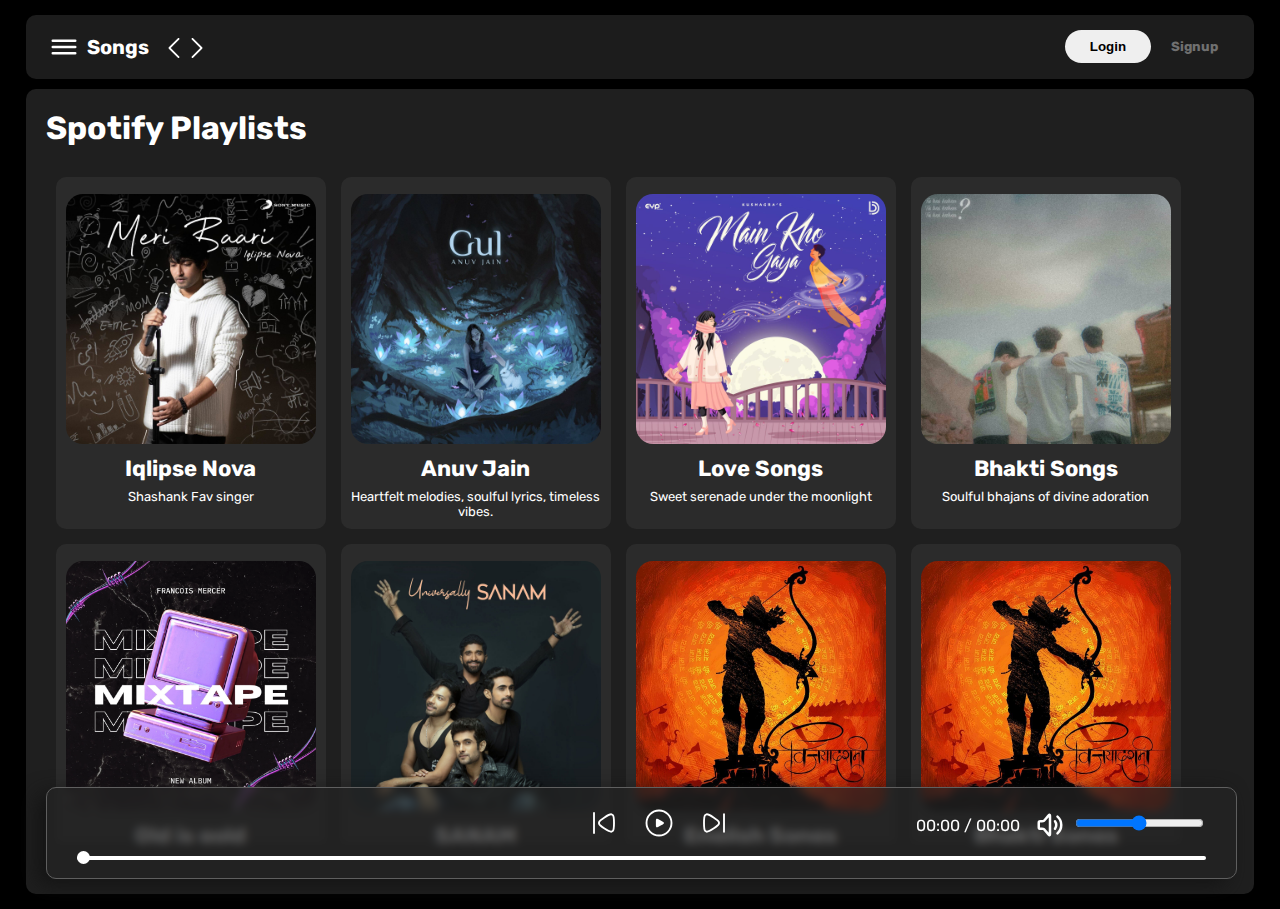
<file: index.html>
<!DOCTYPE html>
  <html lang="en">
    <head>
      <meta charset="UTF-8" />
      <meta name="viewport" content="width=device-width, initial-scale=1.0" />
      <title>Spotify</title>
      <link rel="stylesheet" href="style.css" />
      <link rel="stylesheet" href="utility_classes.css" />
      <link rel="stylesheet" href="styles_right.css" />
      <link rel="stylesheet" href="cards.css" />
      <link rel="stylesheet" href="media_query.css">
    </head>

    <body>
      <div class="container flex bg-black">
        <div class="left rounded">
          <div class="home bg-grey rounded">
            <div class="logo invert">
              <img src="svg/spotify_logo.svg" alt="logo" />
              <img src="svg/cross2.svg" alt="" class="ham_close">
            </div>
            <ul>
              <li><img class="invert" src="svg/home.svg" alt="home" />Home</li>
              <li>
                <img class="invert" src="svg/search.svg" alt="Search" />Search
              </li>
            </ul>
          </div>
          <div class="library bg-grey rounded">
            <div class="heading flex">
              <img
                src="svg/playlist.svg"
                alt="playlist"
                class="invert img-width"
              />
              <h1>Your library</h1>
            </div>
            <div class="songs_list">
              <ul>
                
              </ul>
            </div>
            <div class="footer">
              <div>
                <a href="https://www.spotify.com/in-en/legal/"
                  ><span>Legal</span></a
                >
              </div>
              <div>
                <a href="https://www.spotify.com/in-en/safetyandprivacy/"
                  ><span>Safety &amp; Privacy Center</span></a
                >
              </div>
              <div>
                <a href="https://www.spotify.com/in-en/legal/privacy-policy/"
                  ><span>Privacy Policy</span></a
                >
              </div>
              <div>
                <a href="https://www.spotify.com/in-en/legal/cookies-policy/"
                  ><span>Cookies</span></a
                >
              </div>
              <div>
                <a href="https://www.spotify.com/in-en/legal/privacy-policy/#s3"
                  ><span>About Ads</span></a
                >
              </div>

              <div>
                <a href="https://www.spotify.com/in-en/accessibility/"
                  ><span>Accessibility</span></a
                >
              </div>
              <div>
                <a
                  draggable="false"
                  href="https://www.spotify.com/legal/cookies-policy/"
                  target="_blank"
                  rel="noopener"
                  ><span>Cookies</span></a
                >
              </div>
            </div>
          </div>
        </div>
        <div class="right rounded">
          <div class="header rounded bg-grey">
            <div class="nav">
              <div class="hamburger">
                <img src="svg/hamburger.svg" alt="" id="hamburger">
                <p>Songs</p>

              </div>
              <div class="arrow">
              <img
                src="svg/left-arrow-svgrepo-com.svg"
                alt="arrow"
                class="invert img-width"
              />
              <img
                src="svg/right-arrow-svgrepo-com.svg"
                alt="arrow"
                class="invert img-width"
              />
            </div>
            </div>
            <div class="buttons">
              <button class="loginbtn" >Login</button>
              <button class="signupbtn">Signup</button>
            </div>
          </div>
          <div class="spotifyPlaylists bg-grey">
            <h1>Spotify Playlists</h1>
            <div class="cardContainer">
            </div>
            <div class="playbar">
              <div class="aboveseek">
              <div class="song-info">
                
              </div>
              <div class="ctrlbtn">
                <div class="previousbtn">
                  <img src="svg/previousbtn.svg" alt="previousbtn" id="previous">
                </div>
                <div class="playbtn">
                  <img src="svg/playbtn.svg" alt="play_btn" id="play">
                </div>
                <div class="nextbtn">
                  <img src="svg/nextbtn.svg" alt="nextbtn" id="next">
                </div>
              </div>
              <div class="time_v">
                <div class="timeline">
                00:00 / 00:00
                </div> 
               <div class="volume">
                <img src="svg/Volume.svg" alt="" class="invert" width="30px">
                <div class="vol_range ">
                  <input type="range" name="volume" id="volume">

                </div>
               </div>
              </div>
            </div> 
              <div class="seekbar">
                <!-- <div id="line">
                  
                </div> -->
                <div class="circle">
                  
                </div>
                
              </div>
              
            </div>
          </div>
        </div>
      </div>
      <script src="script.js"></script>
      <script src="script2.js"></script>
      <!-- <script src="test.js"></script> -->
    </body>
  </html>
</file>
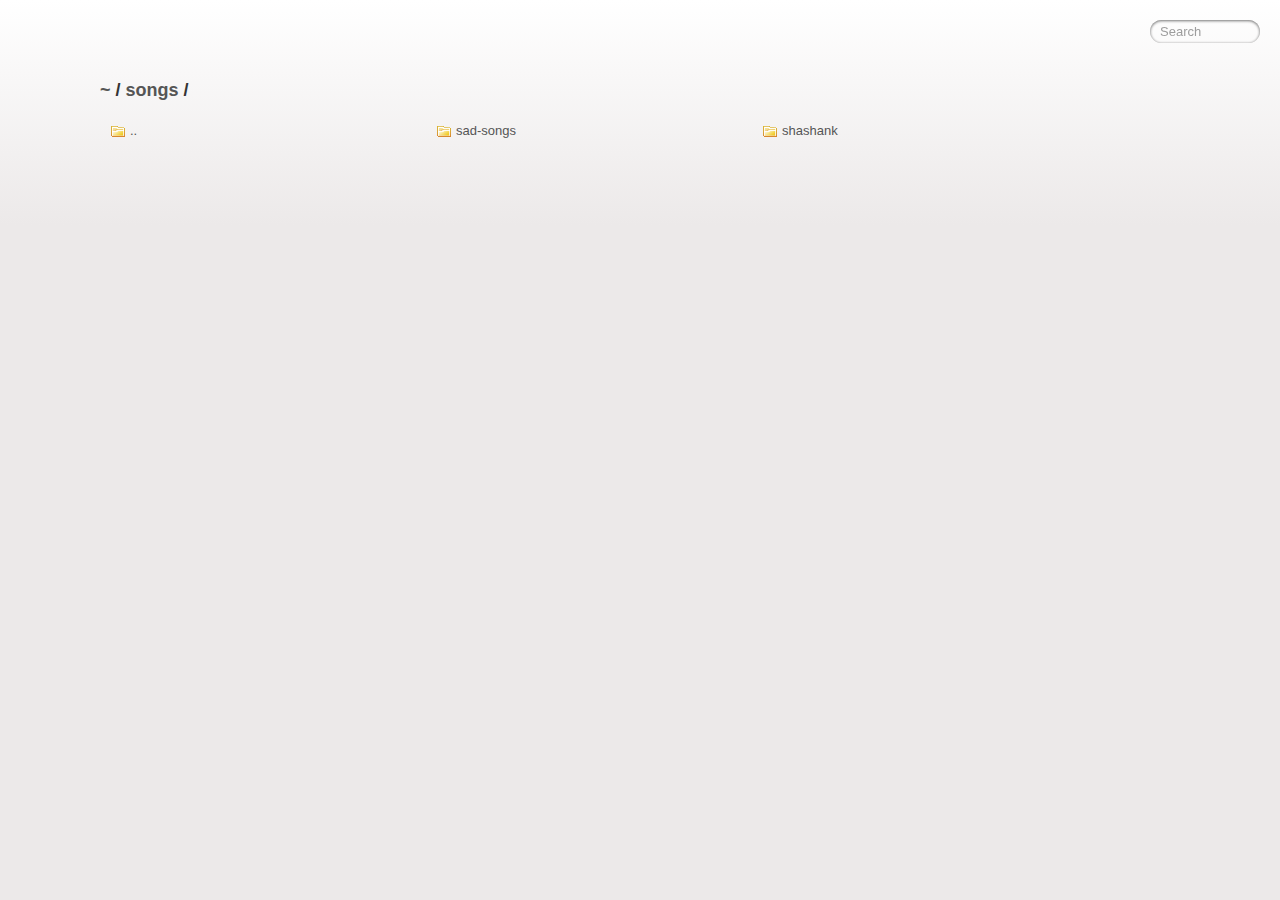
<file: text.html>
<!DOCTYPE html>
<html>
  <head>
    <meta charset='utf-8'> 
    <meta name="viewport" content="width=device-width, initial-scale=1.0, maximum-scale=1.0, user-scalable=no" />
    <title>listing directory /songs/</title>
    <style>* {
  margin: 0;
  padding: 0;
  outline: 0;
}

body {
  padding: 80px 100px;
  font: 13px "Helvetica Neue", "Lucida Grande", "Arial";
  background: #ECE9E9 -webkit-gradient(linear, 0% 0%, 0% 100%, from(#fff), to(#ECE9E9));
  background: #ECE9E9 -moz-linear-gradient(top, #fff, #ECE9E9);
  background-repeat: no-repeat;
  color: #555;
  -webkit-font-smoothing: antialiased;
}
h1, h2, h3 {
  font-size: 22px;
  color: #343434;
}
h1 em, h2 em {
  padding: 0 5px;
  font-weight: normal;
}
h1 {
  font-size: 60px;
}
h2 {
  margin-top: 10px;
}
h3 {
  margin: 5px 0 10px 0;
  padding-bottom: 5px;
  border-bottom: 1px solid #eee;
  font-size: 18px;
}
ul li {
  list-style: none;
}
ul li:hover {
  cursor: pointer;
  color: #2e2e2e;
}
ul li .path {
  padding-left: 5px;
  font-weight: bold;
}
ul li .line {
  padding-right: 5px;
  font-style: italic;
}
ul li:first-child .path {
  padding-left: 0;
}
p {
  line-height: 1.5;
}
a {
  color: #555;
  text-decoration: none;
}
a:hover {
  color: #303030;
}
#stacktrace {
  margin-top: 15px;
}
.directory h1 {
  margin-bottom: 15px;
  font-size: 18px;
}
ul#files {
  width: 100%;
  height: 100%;
  overflow: hidden;
}
ul#files li {
  float: left;
  width: 30%;
  line-height: 25px;
  margin: 1px;
}
ul#files li a {
  display: block;
  height: 25px;
  border: 1px solid transparent;
  -webkit-border-radius: 5px;
  -moz-border-radius: 5px;
  border-radius: 5px;
  overflow: hidden;
  white-space: nowrap;
}
ul#files li a:focus,
ul#files li a:hover {
  background: rgba(255,255,255,0.65);
  border: 1px solid #ececec;
}
ul#files li a.highlight {
  -webkit-transition: background .4s ease-in-out;
  background: #ffff4f;
  border-color: #E9DC51;
}
#search {
  display: block;
  position: fixed;
  top: 20px;
  right: 20px;
  width: 90px;
  -webkit-transition: width ease 0.2s, opacity ease 0.4s;
  -moz-transition: width ease 0.2s, opacity ease 0.4s;
  -webkit-border-radius: 32px;
  -moz-border-radius: 32px;
  -webkit-box-shadow: inset 0px 0px 3px rgba(0, 0, 0, 0.25), inset 0px 1px 3px rgba(0, 0, 0, 0.7), 0px 1px 0px rgba(255, 255, 255, 0.03);
  -moz-box-shadow: inset 0px 0px 3px rgba(0, 0, 0, 0.25), inset 0px 1px 3px rgba(0, 0, 0, 0.7), 0px 1px 0px rgba(255, 255, 255, 0.03);
  -webkit-font-smoothing: antialiased;
  text-align: left;
  font: 13px "Helvetica Neue", Arial, sans-serif;
  padding: 4px 10px;
  border: none;
  background: transparent;
  margin-bottom: 0;
  outline: none;
  opacity: 0.7;
  color: #888;
}
#search:focus {
  width: 120px;
  opacity: 1.0; 
}

/*views*/
#files span {
  display: inline-block;
  overflow: hidden;
  text-overflow: ellipsis;
  text-indent: 10px;
}
#files .name {
  background-repeat: no-repeat;
}
#files .icon .name {
  text-indent: 28px;
}

/*tiles*/
.view-tiles .name {
  width: 100%;
  background-position: 8px 5px;
}
.view-tiles .size,
.view-tiles .date {
  display: none;
}

/*details*/
ul#files.view-details li {
  float: none;
  display: block;
  width: 90%;
}
ul#files.view-details li.header {
  height: 25px;
  background: #000;
  color: #fff;
  font-weight: bold;
}
.view-details .header {
  border-radius: 5px;
}
.view-details .name {
  width: 60%;
  background-position: 8px 5px;
}
.view-details .size {
  width: 10%;
}
.view-details .date {
  width: 30%;
}
.view-details .size,
.view-details .date {
  text-align: right;
  direction: rtl;
}

/*mobile*/
@media (max-width: 768px) {
  body {
    font-size: 13px;
    line-height: 16px;
    padding: 0;
  }
  #search {
    position: static;
    width: 100%;
    font-size: 2em;
    line-height: 1.8em;
    text-indent: 10px;
    border: 0;
    border-radius: 0;
    padding: 10px 0;
    margin: 0;
  }
  #search:focus {
    width: 100%;
    border: 0;
    opacity: 1;
  }
  .directory h1 {
    font-size: 2em;
    line-height: 1.5em;
    color: #fff;
    background: #000;
    padding: 15px 10px;
    margin: 0;
  }
  ul#files {
    border-top: 1px solid #cacaca;
  }
  ul#files li {
    float: none;
    width: auto !important;
    display: block;
    border-bottom: 1px solid #cacaca;
    font-size: 2em;
    line-height: 1.2em;
    text-indent: 0;
    margin: 0;
  }
  ul#files li:nth-child(odd) {
    background: #e0e0e0;
  }
  ul#files li a {
    height: auto;
    border: 0;
    border-radius: 0;
    padding: 15px 10px;
  }
  ul#files li a:focus,
  ul#files li a:hover {
    border: 0;
  }
  #files .header,
  #files .size,
  #files .date {
    display: none !important;
  }
  #files .name {
    float: none;
    display: inline-block;
    width: 100%;
    text-indent: 0;
    background-position: 0 50%;
  }
  #files .icon .name {
    text-indent: 41px;
  }
}
#files .icon-directory .name {
  background-image: url([data-uri]);
}
</style>
    <script>
      function $(id){
        var el = 'string' == typeof id
          ? document.getElementById(id)
          : id;

        el.on = function(event, fn){
          if ('content loaded' == event) {
            event = window.attachEvent ? "load" : "DOMContentLoaded";
          }
          el.addEventListener
            ? el.addEventListener(event, fn, false)
            : el.attachEvent("on" + event, fn);
        };

        el.all = function(selector){
          return $(el.querySelectorAll(selector));
        };

        el.each = function(fn){
          for (var i = 0, len = el.length; i < len; ++i) {
            fn($(el[i]), i);
          }
        };

        el.getClasses = function(){
          return this.getAttribute('class').split(/\s+/);
        };

        el.addClass = function(name){
          var classes = this.getAttribute('class');
          el.setAttribute('class', classes
            ? classes + ' ' + name
            : name);
        };

        el.removeClass = function(name){
          var classes = this.getClasses().filter(function(curr){
            return curr != name;
          });
          this.setAttribute('class', classes.join(' '));
        };

        return el;
      }

      function search() {
        var str = $('search').value.toLowerCase();
        var links = $('files').all('a');

        links.each(function(link){
          var text = link.textContent.toLowerCase();

          if ('..' == text) return;
          if (str.length && ~text.indexOf(str)) {
            link.addClass('highlight');
          } else {
            link.removeClass('highlight');
          }
        });
      }

      $(window).on('content loaded', function(){
        $('search').on('keyup', search);
      });
    </script>
  </head>
  <body class="directory">
    <input id="search" type="text" placeholder="Search" autocomplete="off" />
    <div id="wrapper">
      <h1><a href="/">~</a> / <a href="/songs">songs</a> / </h1>
      <ul id="files" class="view-tiles"><li><a href="/" class="icon icon-directory" title=".."><span class="name">..</span><span class="size"></span><span class="date"></span></a></li>
<li><a href="/songs/sad-songs" class="icon icon-directory" title="sad-songs"><span class="name">sad-songs</span><span class="size"></span><span class="date">3/9/2025 5:32:14 PM</span></a></li>
<li><a href="/songs/shashank" class="icon icon-directory" title="shashank"><span class="name">shashank</span><span class="size"></span><span class="date">3/9/2025 5:32:14 PM</span></a></li></ul>
    </div>
  </body>
</html>
</file>
<file: style.css>
/*  Rubik font */
@import url('https://fonts.googleapis.com/css2?family=Poppins:ital,wght@0,100;0,200;0,300;0,400;0,500;0,600;0,700;0,800;0,900;1,100;1,200;1,300;1,400;1,500;1,600;1,700;1,800;1,900&family=Rubik:ital,wght@0,300..900;1,300..900&display=swap');



* {
    margin: 0;
    font-family: rubik;
    font-weight: 700;
    padding: 0;
}

body {
    background-color: black;
    color: white;
}

.container {
    width: 100vw;
    /* height: 100vh; */
}

.left {
    width: 25vw;
    transition: all ease 0.5s;
    z-index: 100;
}

.left .home {
    margin: 15px;
    padding: 20px;
    /*Uniform padding*/
}

.left .library {
    margin: 15px;
    padding: 20px;
    font-family: rubik;
    font-weight: 700;
}

.logo{
    display: flex;
    justify-content: space-between;
    align-items: center;
}

.ham_close{
    width: 40px;
    display: none;
    cursor: pointer;
}

.right {
    width: 75vw;
}

.home ul li {
    display: flex;
    font-family: rubik;
    font-weight: 700;
    width: 20px;
    margin-top: 15px;
    gap: 15px;
    list-style: none;
}

.heading {
    gap: 25px;
    width: 100%;
    padding: 13px 14px;
}

.heading h1 {
    font-size: 25px;
}

.songs_list {
    padding: 12px 0px;
    /* list-style:decimal; */
    /* background-color: aqua; */
    list-style: none;

    height: 57vh;
    overflow-y: scroll;
    overflow-x: hidden;

}

.songs_list ul li {
    list-style: auto;
    list-style: none;
    /* background-color: rebeccapurple; */
    font-weight: 500;
    margin-bottom: 10px;
    margin-right: 10px;
    justify-content: space-between;
    padding: 12px 18px;
    display: flex;
    align-items: center;
    gap: 10px;
    border: 1.7px solid rgb(196, 196, 196);
    border-radius: 7px;
    cursor:  pointer;
}

.songs_list ul li:hover {
    background-color: rgb(62, 61, 61);
}
.library_li_info{
    display: flex;
    align-items: center;
    gap: 10px;
}
.songs_list ul li  .img1 {
    width: 30px;
    background-color: rgb(33, 0, 0);
    border-radius: 8px;
    padding: 10px;
}
.songs_list ul li  img.img2 {
    width: 30px;
    /* background-color: rgb(0 124 82); */
    border-radius: 8px;
    /* padding: 10px; */
}



.songs_list .info .song_name{
    font-weight: 500;
    font-size: 16px;
}
.songs_list .info .artist_name{
    font-weight: 400;
    margin-top: 2px;
    font-size: 12px;
}

.footer {
    display: flex;
    flex-wrap: wrap;
    gap: 14px;
    font-size: 11px;
    font-weight: 100;
    position: absolute;
    padding: 13px;
    padding-top: 10px;
    bottom: 20px;

}

.footer a {
    color: #a3a3a3;
    ;
    text-decoration: none;
}

.library {
    min-height: 74vh;
    position: relative;
}
</file>
<file: utility_classes.css>
.flex{
    display: flex;
}

.justify-center{
    justify-content: center;
}

.item-center{
    align-items: center;
}

.border{
    border: 2px solid red;
    margin: 3px;
}

.bg-black{
    background-color: black;
    color: white;
}

.invert{
    filter: invert(1);
}

.bg-grey{
    background-color: #1f1f1f;
}

.rounded{
    border-radius: 10px;
}

.margin{
    margin: 7px;
}

.img-width{
    width: 30px;
}

.card-img{
    width: 9vw;
}

/* Apply to the entire document */
body {
    scrollbar-width: thin; /* For Firefox */
    scrollbar-color: #4caf50 #121212; /* For Firefox */
  }
  
  /* For webkit browsers like Chrome, Edge, Safari */
  body::-webkit-scrollbar {
    width: 8px; /* Scrollbar width */
  }
  
  body::-webkit-scrollbar-track {
    background: #121212; /* Scrollbar track color (dark) */
  }
  
  body::-webkit-scrollbar-thumb {
    background-color: #4caf50; /* Scrollbar thumb color (green) */
    border-radius: 4px; /* Rounded corners for the scrollbar */
  }
  
  body::-webkit-scrollbar-thumb:hover {
    background-color: #45a049; /* Brighter green on hover */
  }
</file>
<file: styles_right.css>
.header {
    display: flex;
    justify-content: space-between;
    /* padding: 20px; */
    /* margin: 15px; */
    background-color: #1c1c1c;
    border-radius: 10px;
    margin-left: 0;

}
.header > *{
    padding: 1.2vw 1.8vw;
}

.header .nav{
    display: flex;
    gap: 20px;
    align-items: center;
}
.hamburger{
    width: 40px;
    cursor: pointer;
    display: none;  
    cursor: pointer;
}

#hamburger{
    width: 30px;
}

.arrow{
    margin-top: 7px;
}


.header img{
    width: 20px;
}

.right{
    margin: 15px;
    margin-left: 0;

}

.nav{
    /* padding-top: 27px; */
}

.buttons{
    display: flex;
    gap: 20px;
    margin-right: 1.04vw;
}



.loginbtn{
    cursor: pointer;
    padding: 9px 25px;
    border: none;
    border-radius: 30px;
    font-family: sans-serif;
}

.loginbtn:hover{
    font-weight: bold;
    font-size:15px;    
    
}

.signupbtn{
 border: none;
 background-color: inherit;
 color:  #707070;
 cursor: pointer;
}

.signupbtn:hover{
    color: white;
    font-size:15px;
}


.spotifyPlaylists{
    margin-top: 10px;
    height: 81.8vh;
    padding: 20px;
    border-radius: 10px;
    /* overflow: hidden; */
    padding-bottom: 20px;
}

.spotifyPlaylists{
    position: relative;
}


.playbar{
    position: absolute;
    bottom: 0;
    background-color: #232323bd;
    backdrop-filter: blur(4px);
    box-shadow: -9px 6px 20px 0px #141414;  
    padding: 20px;
    height: 5.5vh;
    border: 0.5px solid #5f5f5f;
    width: 93.5%;
    margin-bottom: 15px;
    border-radius: 10px;

}

.seekbar{
    height: 4px;
    border-radius: 20px;
    cursor: pointer;
    width: 95%;
    background-color: white;
    position: absolute;
    bottom: 18px;
    left: 30px;

}



#line{
    height: 4px;
    width: 0%;
    background-color: green;
    position: relative;
    transition: 0.3s;
    border-top-left-radius:30px ;
    border-bottom-left-radius:30px ;

}

.circle{
    width: 13px;
    height: 13px;
    border-radius: 100px;
    background-color: white;
    position: relative;
    bottom: 5px;
    left: 0%;
    transition: left 0.3s;
    cursor: pointer;
}

.ctrlbtn{
    display: flex;
    justify-content: center;
    gap: 25px;
    margin-left: 70px;
}

.aboveseek{
    display: flex;
    justify-content: space-between;
    margin: 0px 12px;
}

.song-info{
    width: 257px;
    /* font-weight: 500; */
    display: flex;
    justify-content:flex-start;
    align-items: center;
    font-size: 17px;
}

.highlighted {
    background-color: rgb(62, 61, 61);
}

.timeline{
    /* width: 200px; */
    display: flex;
    justify-content: flex-end;
    align-items: center;
    font-size: 16px;
    font-weight: 400;
}

.ctrlbtn img{
    width: 30px;
    cursor: pointer;
}

.time_v{
    width: 318px;

    display: flex;
    gap: 15px;
    cursor: pointer;
    justify-content: flex-end;
    align-items: center;
}


.volume{
    transition: all ease 0.3s;
    display: flex;
    /* width: 300px; */
    justify-content: center;
    gap: 10px;
    align-items: center;
    /* transition: all ease 0.5s; */
    /* width: 10vw; */
}


.volume:hover{
    
}
</file>
<file: cards.css>
.card img{
    width: 100%;
    border-radius: 17px;
    object-fit: contain;
}

.cardContainer{
    display: flex;
    flex-wrap: wrap;
    gap: 15px;
    margin: 30px 10px;
    overflow-y: auto;
    max-height: 74vh;
    
}
.card{
    width: 250px;
    /* margin-top: 30px; */
    padding: 10px;
    background-color: #2b2b2b;
    border-radius: 10px;
    position: relative;
}


.card:hover{
    background-color: #363636;
    cursor: pointer;
}
.card > *{
    margin-top: 7px;
}

.card h2{
    font-size: 22px;
    text-align: center;
}

.card p{
    font-size: 13px;
    font-weight: 400;
    text-align: center;
}

.play_btn{
    position: absolute;
    top: 220px;
    right: 27px;
    opacity: 0;
    transition: all 0.4s ease-out;
    cursor: pointer;
}



.card:hover .play_btn{
    opacity: 1;
    top: 205px;
}

.play_btn{
    
}
</file>
<file: media_query.css>
@media (max-width: 1316px) {
    div.left {
        position: absolute;
        left: -100%;
        width: 46vw;
        background-color: black;
        /* transition: all ease 0.5s; */
    }

    .ctrlbtn{
        margin-left: 96px;
    }



    .ham_close {
        display: inline;
    }

    div.container {
        display: flex;
        justify-content: center;
        align-items: center;
    }

    .right {
        width: 96vw;
        margin-left: 15px;
    }

    .spotifyPlaylists {
        height: 85vh;
    }

    .playbar {
        width: 93.5%;

    }

    .hamburger {
        display: flex;
        margin-right: 55px;
        gap: 8px;
        align-items: center;
        font-size: 20px;
    }
}


@media (max-width: 1088px) {
    .header {
        padding: 1vw 1.8vw;
    }

    .spotifyPlaylists {
        height: 83.6vh;
    }

    .playbar {
        width: 92.5%;
    }

    div.left {
        width: 46vw;
    }

}


@media (max-width: 939px) {
    .playbar {
        width: 91%;
    }

    .spotifyPlaylists {
        height: 84vh;
    }

    .seekbar {
        width: 93%;
    }

    div.left {
        width: 56vw;
    }

    .card {
        width: 249px;
    }


    .playbar{
        height: 14.5vh;
    }

    .aboveseek{
        flex-direction: column;
        align-items: center;
        gap: 10px;
    }
    
    .time_v{
        flex-direction: column;
        width: 150px;
    }

    .ctrlbtn{
        margin-left: 0px;
    }

    .song-info{
        justify-content: center;
    }
}




@media (max-width: 828px) {
    .playbar {
        width: 89.5%;
    }

    .header {
        padding: 1.5vw 1.8vw;
    }

    div.left {
        width: 68vw;
    }

    .seekbar {
        width: 91%;
    }
}

@media (max-width: 662px) {
    .playbar {
        width: 88%;
    }

    div.left {
        width: 70vw;
    }

    .card {
        width: 236px;
    }

    div.left {
        width: 77vw;
    }
}


@media (max-width: 618px) {
    .cardContainer {
        flex-direction: column;
        flex-wrap: nowrap;
        align-items: center;
        margin: 0;
        margin-top: 15px;
        max-height: 74vh;
    }

    .card {
        width: 78vw;
    }

    .playbar {
        width: 86.8%;
    }

    .playbar{
        height: 15.5vh;
    }

    .header {
        padding: 3.5vw 1.8vw;
    }

    .seekbar {
        width: 89%;
    }

    
    

    .time_v{
        justify-content: center;
    }

    .ctrlbtn{
        margin-left: 0px;
    }

    .song-info{
        justify-content: center;
        font-size: 23px;
        width: 349px;
    }

    .ctrlbtn{
        margin-top: 6px;
    }
}



@media (max-width: 530px) {
    .card {
        width: 79vw;
    }

    .cardContainer{
        max-height: 76vh;
    }

    div.left {
        width: 100vw;
    }

    .arrow{
        display: none;
    }

    .playbar {
        width: 81.5%;
       
        display: flex;
    flex-direction: column;
    justify-content: space-between;
    }

    

    .song-info{
        justify-content: center;
        width: 322px;
        font-weight: 500;
        font-size: 22px;
    }

    .timeline{
        justify-content: center;
    }

    .seekbar {
        width: 86%;
    }

    
}
@media (max-width: 393px) {
    .playbar{
        width: 78.5%;
    }

    .song-info{
        font-size: 18px;
    }

    .timeline{
        font-size: 14px;
    }

    .cardContainer{
        max-height: 72vh;
    }

}




  @media (max-width: 605px) and (max-height: 1007px) {
    .playbar{
        height: 17.5vh;
    }
  }

  @media (max-width: 550px ) and (max-height: 922px ) {
    .playbar{
        height: 18.5vh;
    }
  }
  
  @media (max-width: 531px) and (max-height: 860px) {
    .playbar{
        height: 19.5vh;
    }

    .spotifyPlaylists {
        height: 83vh;
    }
  }

  @media (max-width: 531px) and (max-height: 700px) {
    .playbar{
        height: 21.8vh;
    }

    .spotifyPlaylists {
        height: 80vh;
    }
  }
</file>
